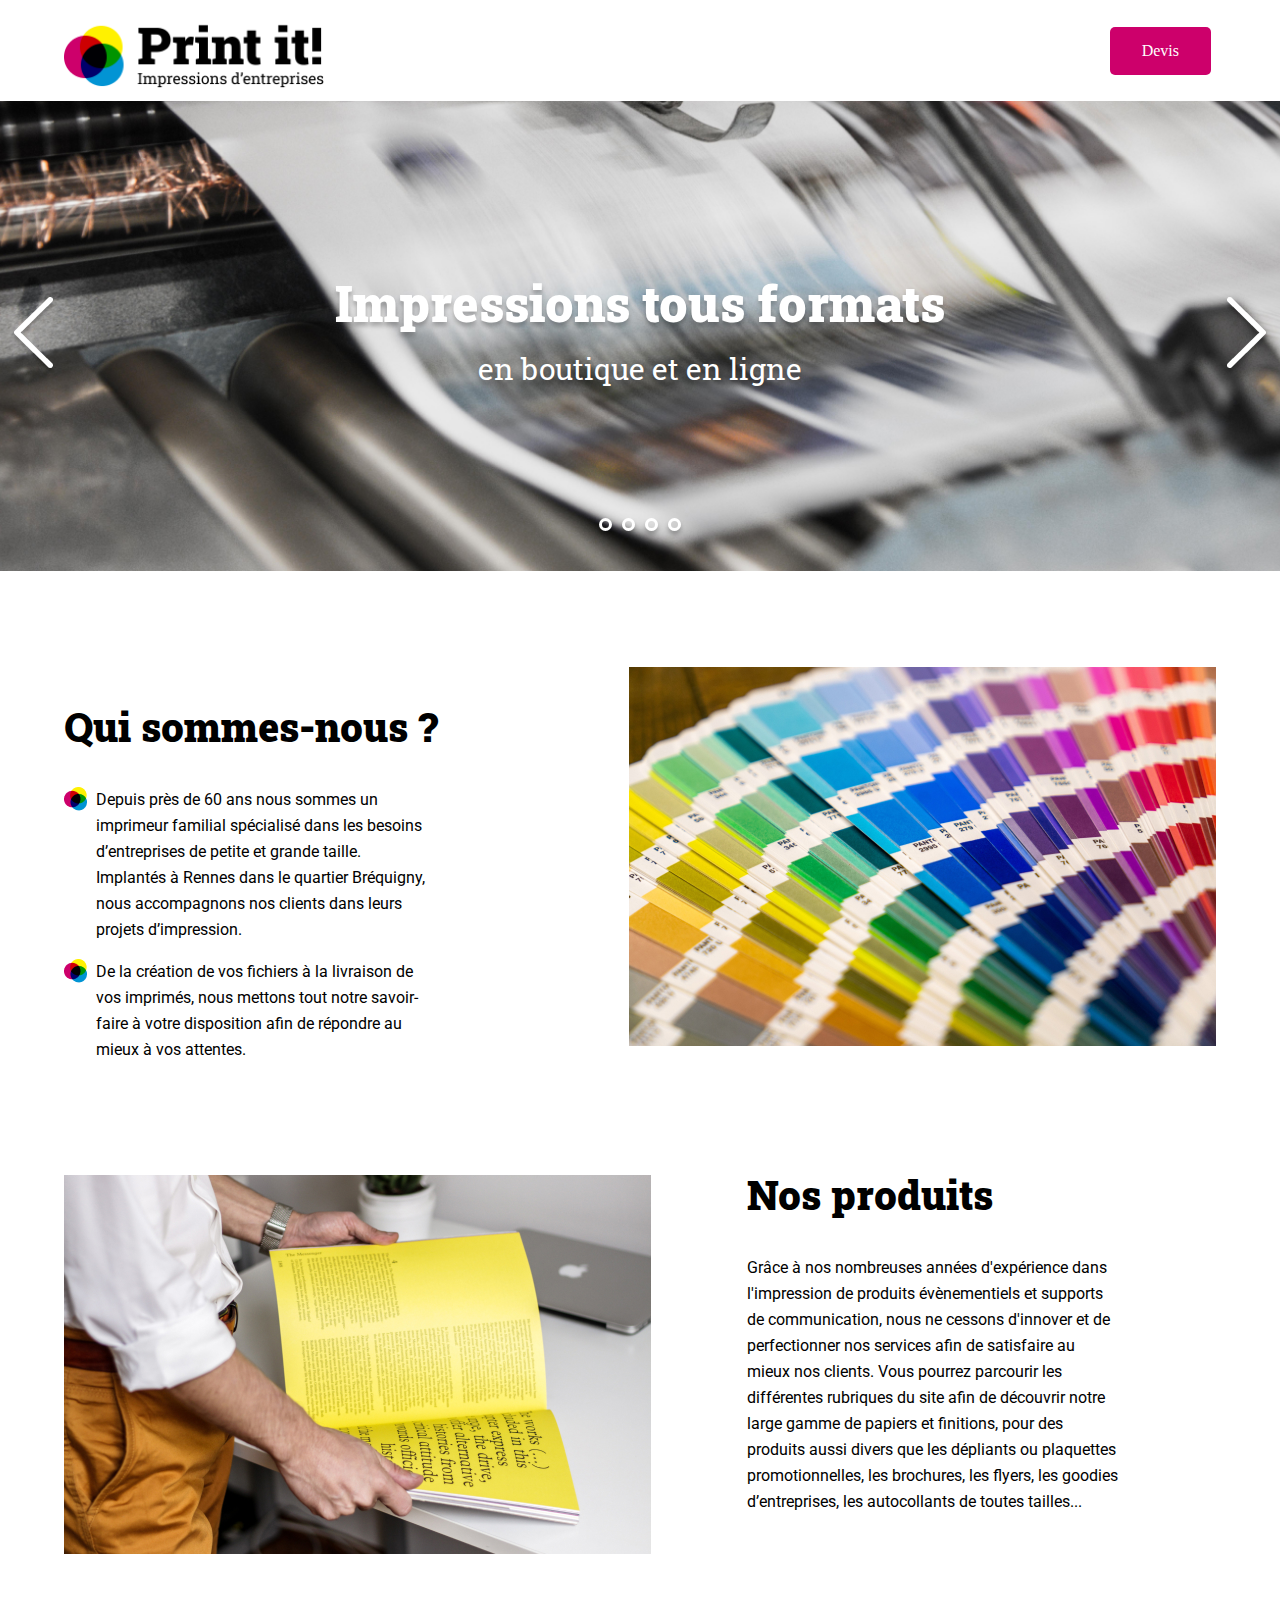
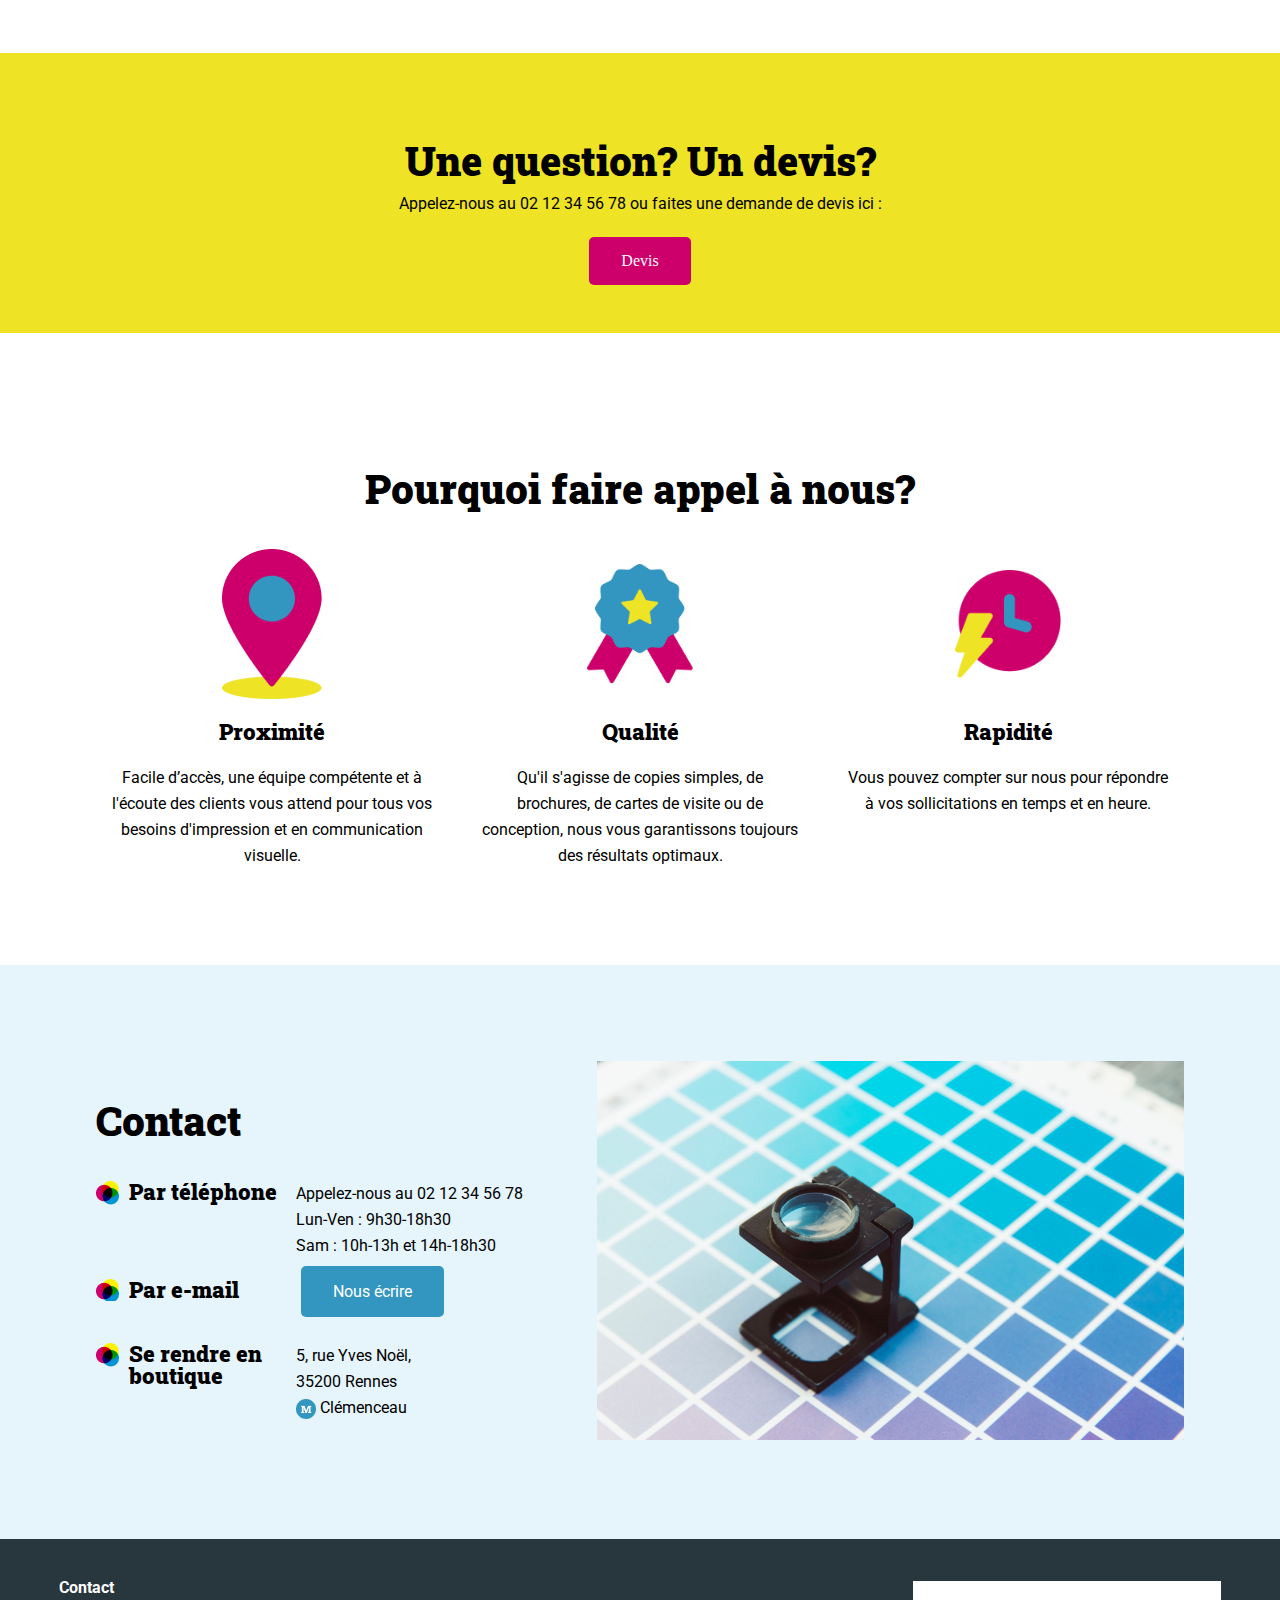
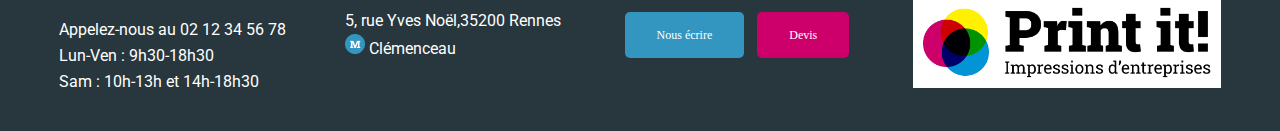
<file: index.html>
<!DOCTYPE html>
<html lang="fr">
<head>
	<meta charset="UTF-8">
	<meta name="viewport" content="width=device-width, initial-scale=1.0">
	<title>Print it ! - Impressions d'entreprise</title>
	<link rel="stylesheet" href="./assets/style.css">
	<link rel="preconnect" href="https://fonts.googleapis.com">
	<link rel="preconnect" href="https://fonts.gstatic.com" crossorigin>
	<link href="https://fonts.googleapis.com/css2?family=Roboto:wght@400;700&family=Roboto+Slab:wght@400;900&display=swap" rel="stylesheet">
</head>
<body>
<header class="container">
	<h1>
		<img class="logo" src="./assets/images/logo.png" alt="Print it ! Impressions d'entreprises" >
	</h1>
	<a class="btn devis" href="mailto:contact@print-it.tld">Devis</a>
</header>
<main>
	
	<div id="banner">
		<img class="banner-img" src="./assets/images/slideshow/slide1.jpg" alt="Banner Print-it">
		<img class="arrow_left arrow" src="./assets/images/arrow_left.png" alt="arrow_left">
		<img class="arrow_right arrow" src="./assets/images/arrow_right.png" alt="arrow_right">
		<p class="banner-tagline">Impressions tous formats <span>en boutique et en ligne</span></p>
	  
	  
		<div class="dots">
			<span class="dot"></span>
			<span class="dot"></span>
			<span class="dot"></span>
			<span class="dot"></span>
			
		</div>
	</div>

	<section id="about-us" class="container">
		<div>
			<h2>Qui sommes-nous ?</h2>
			<ul>
				<li>Depuis près de 60 ans nous sommes un imprimeur familial spécialisé dans les besoins d’entreprises de petite et grande taille. Implantés à Rennes dans le quartier Bréquigny, nous accompagnons nos clients dans leurs projets d’impression.</li>
				<li>De la création de vos fichiers à la livraison de vos imprimés, nous mettons tout notre savoir-faire à votre disposition afin de répondre au mieux à vos attentes.</li>
			</ul>
		</div>
		<aside>
			<img src="./assets/images/colors.jpg" alt="palette multicolore">
		</aside>
	</section>
	<section id="products" class="container">
		<div>
			<h2>Nos produits</h2>
			<p>Grâce à nos nombreuses années d'expérience dans l'impression de produits évènementiels et supports de communication, nous ne cessons d'innover et de perfectionner nos services afin de satisfaire au mieux nos clients. Vous pourrez parcourir les différentes rubriques du site afin de découvrir notre large gamme de papiers et finitions, pour des produits aussi divers que les dépliants ou plaquettes promotionnelles, les brochures, les flyers, les goodies d’entreprises, les autocollants de toutes tailles... </p>
		</div>
		<aside>
			<img src="./assets/images/yellow-book.jpg" alt="Imprimeur avec un livre jaune dans les mains">
		</aside>

	</section>
	<section id="question" class="bg-yellow">
		<h2>Une question? Un devis?</h2>
		<p>Appelez-nous au 02 12 34 56 78 ou faites une demande de devis ici :</p>
		<a href="mailto:contact@print-it.tld" class="btn devis">Devis</a>
	</section>
	<section id="why-us" class="container">
		<h2>Pourquoi faire appel à nous?</h2>
		<div>
			<article>
				<img src="./assets/images/proximity-icon.png" alt="Icone Proximité">
				<h3>Proximité</h3>
				<p>Facile d’accès, une équipe compétente et à l'écoute des clients vous attend pour tous vos besoins d'impression et en communication visuelle.</p>
			</article>
			<article>
				<img src="./assets/images/quality-icon.png" alt="Icone Qualité">
				<h3>Qualité</h3>
				<p>Qu'il s'agisse de copies simples, de brochures, de cartes de visite ou de conception, nous vous garantissons toujours des résultats optimaux.</p>
			</article>
			<article>
				<img src="./assets/images/speedy-icon.png" alt="Rapidité Qualité">
				<h3>Rapidité</h3>
				<p>Vous pouvez compter sur nous pour répondre à vos sollicitations en temps et en heure.</p>
			</article>
		</div>
	</section>
	<section id="contact" class="bg-lightblue">
		<div class="container">
			<div>
				<h2>Contact</h2>
				<div>
					<h3>Par téléphone</h3>
					<ul>
						<li>Appelez-nous au 02 12 34 56 78</li>
						<li>Lun-Ven : 9h30-18h30</li>
						<li>Sam : 10h-13h et 14h-18h30</li>
					</ul>
				</div>
				<div>
					<h3>Par e-mail</h3>
					<p>
						<a href="mailto:contact@print-it.tld" class="btn">Nous écrire</a>
					</p>
				</div>
				<div>
					<h3>Se rendre en boutique</h3>
					<p>5, rue Yves Noël,<br>
						35200 Rennes<br>
						<img class="inline-icon" src="./assets/images/metro.png" alt="metro"/> Clémenceau</p>
				</div>
			</div>
			<div>
				<img src="./assets/images/magnifying-glass.jpg" alt="Loupe avec palette bleue">
			</div>

		</div>
	</section>
</main>
<footer>
	<div>
		<p class="footer-contact">Contact</p>
		<ul>
			<li>Appelez-nous au 02 12 34 56 78</li>
			<li>Lun-Ven : 9h30-18h30</li>
			<li>Sam : 10h-13h et 14h-18h30</li>
		</ul>
	</div>
	<div>
		<p>5, rue Yves Noël,35200 Rennes<br>
			<img src="./assets/images/metro.png" alt="metro"/> Clémenceau</p>
	</div>
	<div>
		<a href="mailto:contact@print-it.tld" class="btn">Nous écrire</a>
		<a href="mailto:contact@print-it.tld?subject=Demande&nbsp;de&nbsp;devis" class="btn devis">Devis</a>
	</div>
	<div>
		<img class="footer-logo" src="./assets/images/logo.png" alt="Print it ! Impressions d'entreprises" >
	</div>
</footer>
<script src="./assets/script.js"></script>
</body>
</html>
</file>
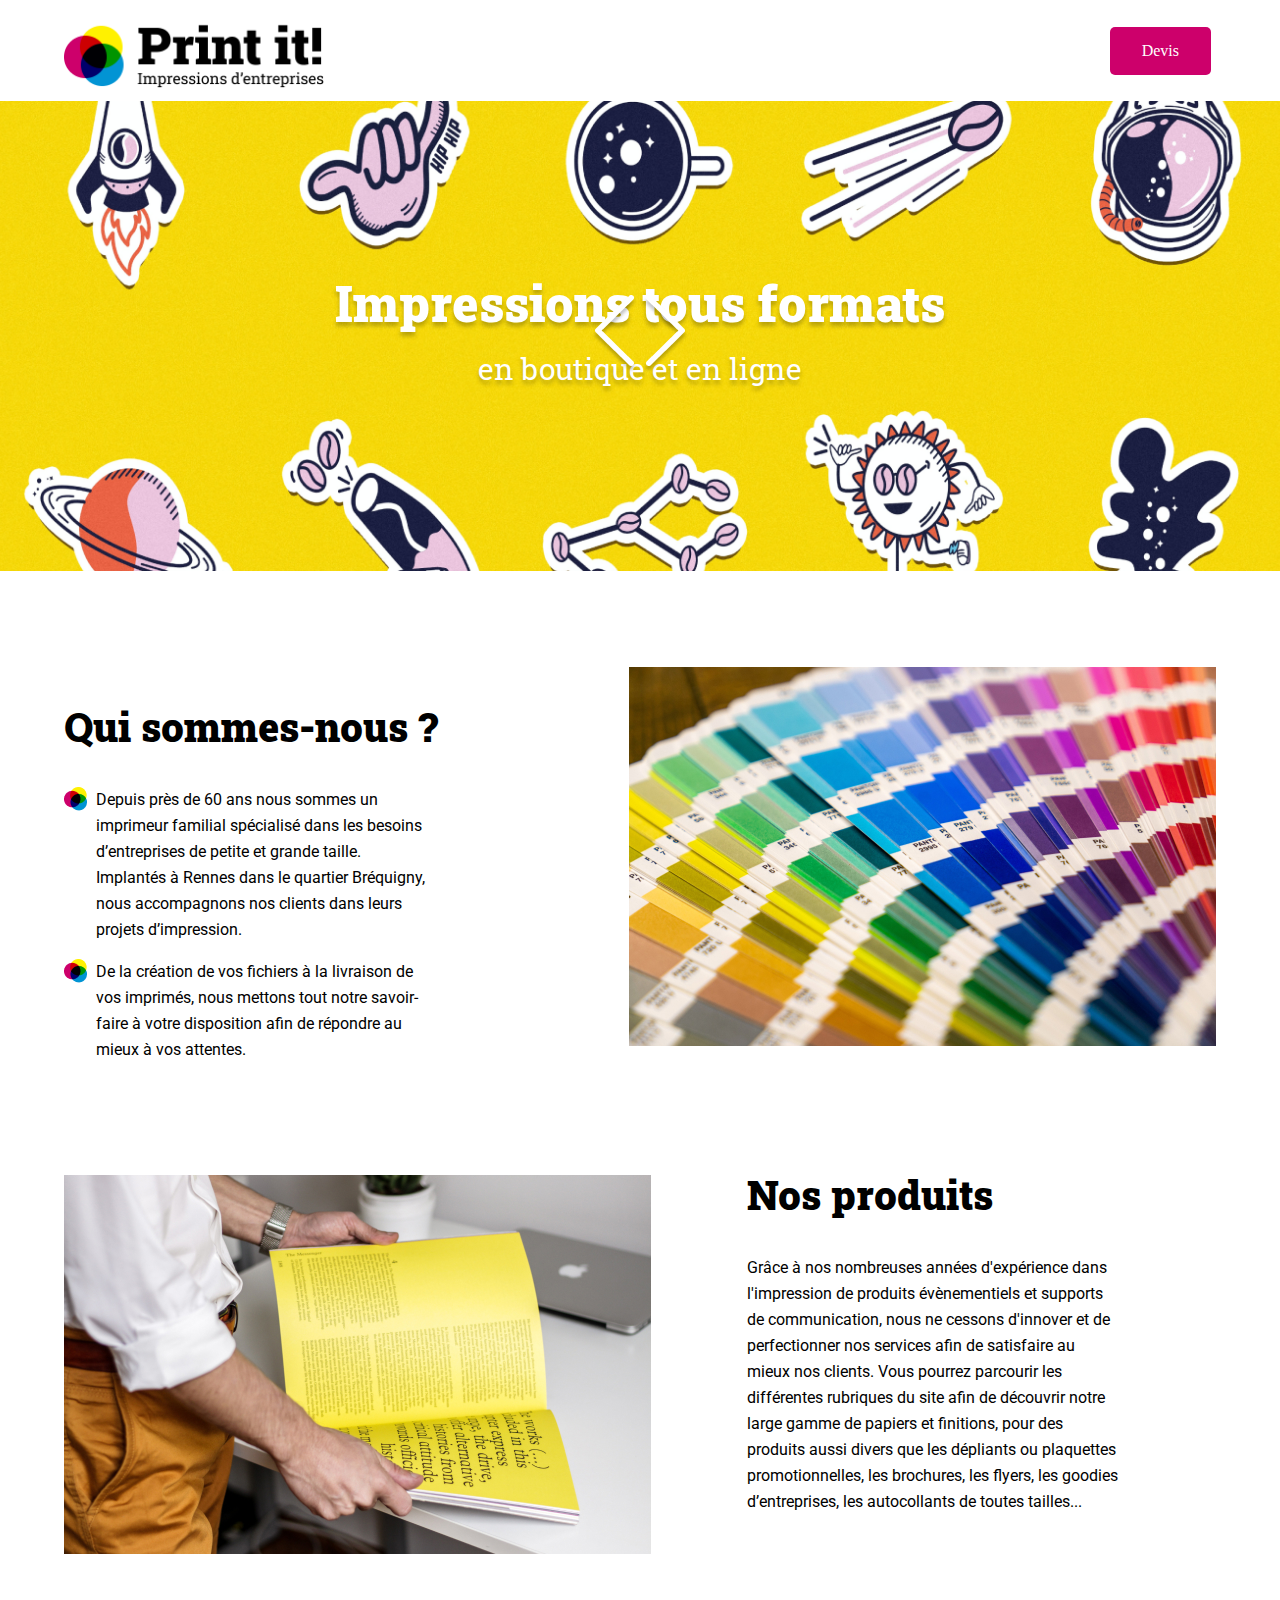
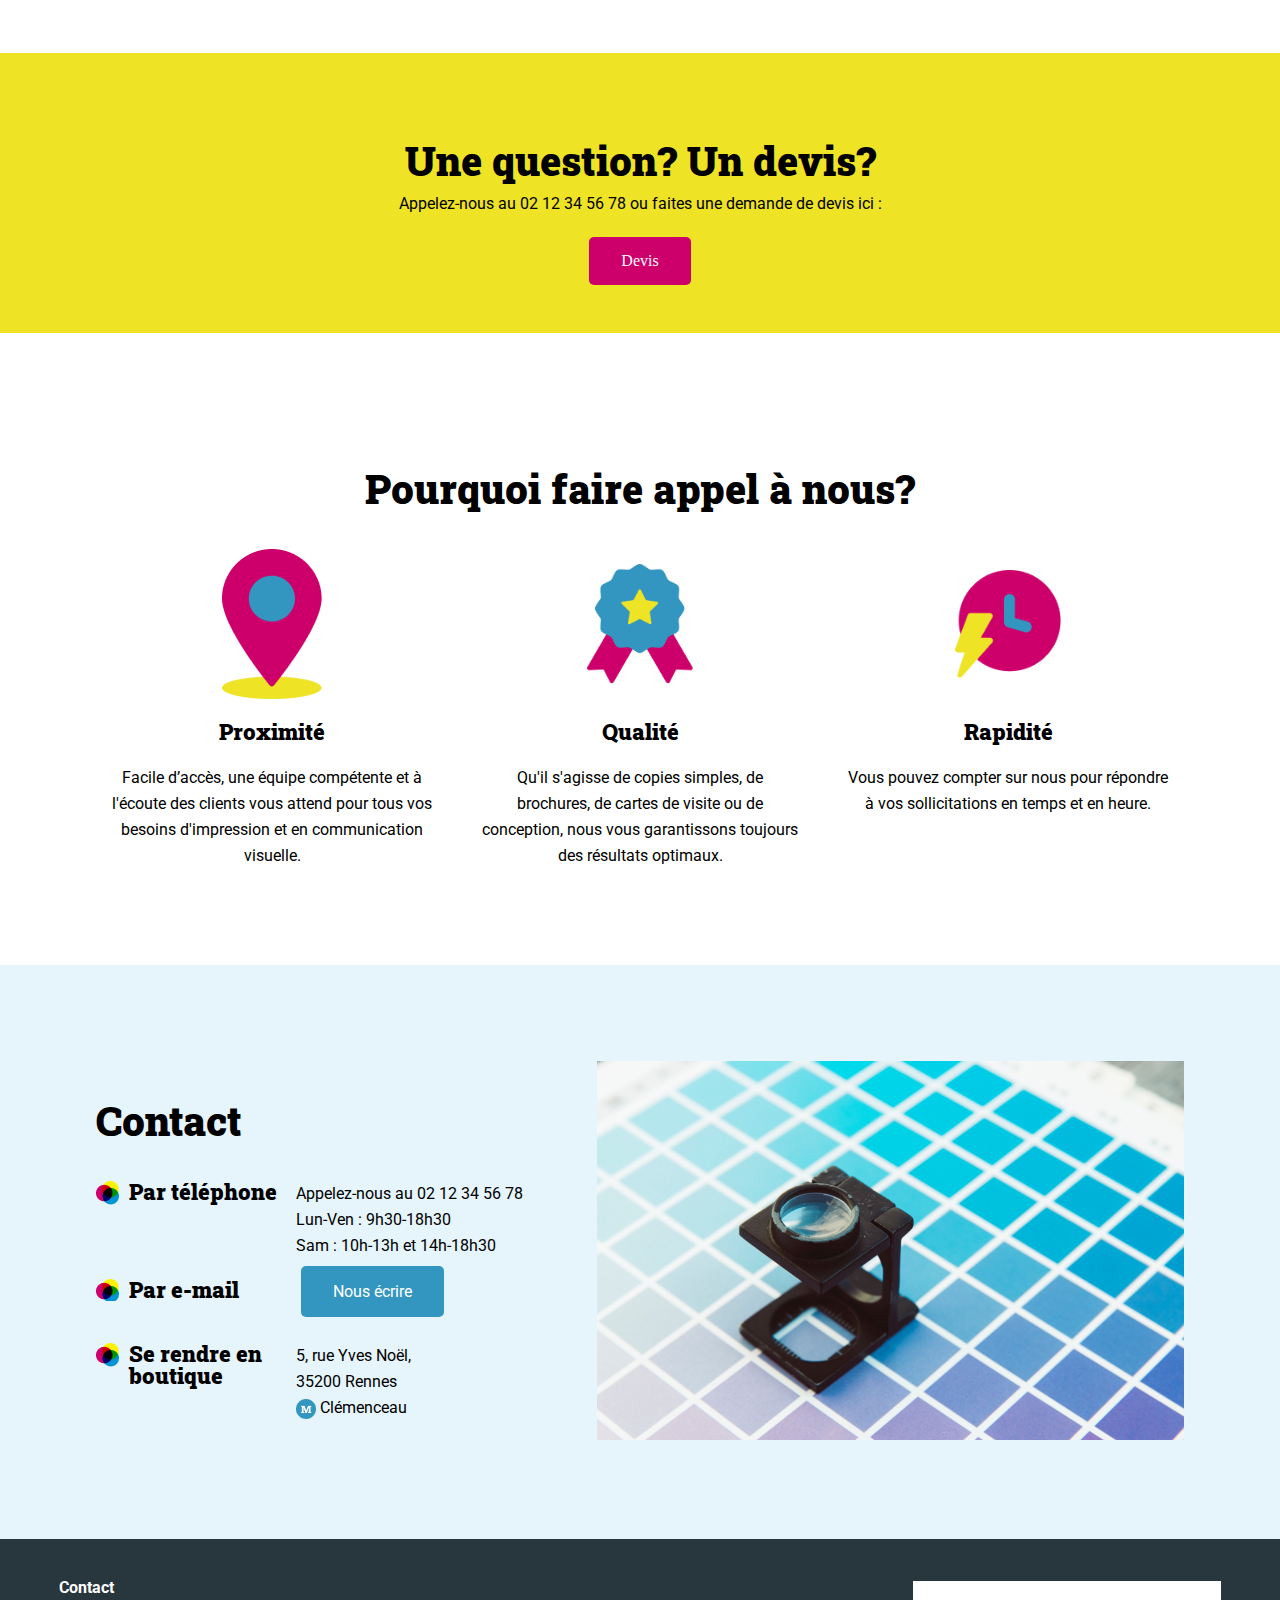
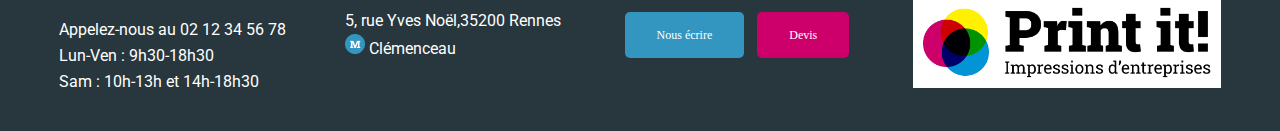
<file: intex.html>
<!DOCTYPE html>
<html lang="fr">
<head>
	<meta charset="UTF-8">
	<meta name="viewport" content="width=device-width, initial-scale=1.0">
	<title>Print it ! - Impressions d'entreprise</title>
	<link rel="stylesheet" href="./assets/style.css">
	<link rel="preconnect" href="https://fonts.googleapis.com">
	<link rel="preconnect" href="https://fonts.gstatic.com" crossorigin>
	<link href="https://fonts.googleapis.com/css2?family=Roboto:wght@400;700&family=Roboto+Slab:wght@400;900&display=swap" rel="stylesheet">
</head>
<body>
<header class="container">
	<h1>
		<img class="logo" src="./assets/images/logo.png" alt="Print it ! Impressions d'entreprises" >
	</h1>
	<a class="btn devis" href="mailto:contact@print-it.tld">Devis</a>
</header>
<main>
	<div id="banner">
		<img class="banner-img" src="./assets/images/slideshow/slide1.jpg" alt="Banner Print-it">
		<img class="banner-img" src="./assets/images/slideshow/slide2.jpg" alt="Banner Print-it">
		<img class="banner-img" src="./assets/images/slideshow/slide3.jpg" alt="Banner Print-it">
		<img class="banner-img" src="./assets/images/slideshow/slide4.png" alt="Banner Print-it">
		<p>Impressions tous formats <span>en boutique et en ligne</span></p>

		<div class="arrow">
			<div class="test">
		<img src="./assets/images/arrow_left.png"  id="arrow_left">
		<img src="./assets/images/arrow_right.png" id="arrow_right">
			</div>
		</div>
		
		<div class="dots">
		</div>
	</div>
	<section id="about-us" class="container">
		<div>
			<h2>Qui sommes-nous ?</h2>
			<ul>
				<li>Depuis près de 60 ans nous sommes un imprimeur familial spécialisé dans les besoins d’entreprises de petite et grande taille. Implantés à Rennes dans le quartier Bréquigny, nous accompagnons nos clients dans leurs projets d’impression.</li>
				<li>De la création de vos fichiers à la livraison de vos imprimés, nous mettons tout notre savoir-faire à votre disposition afin de répondre au mieux à vos attentes.</li>
			</ul>
		</div>
		<aside>
			<img src="./assets/images/colors.jpg" alt="palette multicolore">
		</aside>
	</section>
	<section id="products" class="container">
		<div>
			<h2>Nos produits</h2>
			<p>Grâce à nos nombreuses années d'expérience dans l'impression de produits évènementiels et supports de communication, nous ne cessons d'innover et de perfectionner nos services afin de satisfaire au mieux nos clients. Vous pourrez parcourir les différentes rubriques du site afin de découvrir notre large gamme de papiers et finitions, pour des produits aussi divers que les dépliants ou plaquettes promotionnelles, les brochures, les flyers, les goodies d’entreprises, les autocollants de toutes tailles... </p>
		</div>
		<aside>
			<img src="./assets/images/yellow-book.jpg" alt="Imprimeur avec un livre jaune dans les mains">
		</aside>

	</section>
	<section id="question" class="bg-yellow">
		<h2>Une question? Un devis?</h2>
		<p>Appelez-nous au 02 12 34 56 78 ou faites une demande de devis ici :</p>
		<a href="mailto:contact@print-it.tld" class="btn devis">Devis</a>
	</section>
	<section id="why-us" class="container">
		<h2>Pourquoi faire appel à nous?</h2>
		<div>
			<article>
				<img src="./assets/images/proximity-icon.png" alt="Icone Proximité">
				<h3>Proximité</h3>
				<p>Facile d’accès, une équipe compétente et à l'écoute des clients vous attend pour tous vos besoins d'impression et en communication visuelle.</p>
			</article>
			<article>
				<img src="./assets/images/quality-icon.png" alt="Icone Qualité">
				<h3>Qualité</h3>
				<p>Qu'il s'agisse de copies simples, de brochures, de cartes de visite ou de conception, nous vous garantissons toujours des résultats optimaux.</p>
			</article>
			<article>
				<img src="./assets/images/speedy-icon.png" alt="Rapidité Qualité">
				<h3>Rapidité</h3>
				<p>Vous pouvez compter sur nous pour répondre à vos sollicitations en temps et en heure.</p>
			</article>
		</div>
	</section>
	<section id="contact" class="bg-lightblue">
		<div class="container">
			<div>
				<h2>Contact</h2>
				<div>
					<h3>Par téléphone</h3>
					<ul>
						<li>Appelez-nous au 02 12 34 56 78</li>
						<li>Lun-Ven : 9h30-18h30</li>
						<li>Sam : 10h-13h et 14h-18h30</li>
					</ul>
				</div>
				<div>
					<h3>Par e-mail</h3>
					<p>
						<a href="mailto:contact@print-it.tld" class="btn">Nous écrire</a>
					</p>
				</div>
				<div>
					<h3>Se rendre en boutique</h3>
					<p>5, rue Yves Noël,<br>
						35200 Rennes<br>
						<img class="inline-icon" src="./assets/images/metro.png" alt="metro"/> Clémenceau</p>
				</div>
			</div>
			<div>
				<img src="./assets/images/magnifying-glass.jpg" alt="Loupe avec palette bleue">
			</div>

		</div>
	</section>
</main>
<footer>
	<div>
		<p class="footer-contact">Contact</p>
		<ul>
			<li>Appelez-nous au 02 12 34 56 78</li>
			<li>Lun-Ven : 9h30-18h30</li>
			<li>Sam : 10h-13h et 14h-18h30</li>
		</ul>
	</div>
	<div>
		<p>5, rue Yves Noël,35200 Rennes<br>
			<img src="./assets/images/metro.png" alt="metro"/> Clémenceau</p>
	</div>
	<div>
		<a href="mailto:contact@print-it.tld" class="btn">Nous écrire</a>
		<a href="mailto:contact@print-it.tld?subject=Demande&nbsp;de&nbsp;devis" class="btn devis">Devis</a>
	</div>
	<div>
		<img class="footer-logo" src="./assets/images/logo.png" alt="Print it ! Impressions d'entreprises" >
	</div>
</footer>
<script src="./assets/script.js"></script>
</body>
</html>
</file>
<file: assets/style.css>
/* variables declaration */
:root {
	--primary-color: #3396C0;
	--secondary-color: #CD006B;
	--third-color: #EEE325;
}

/* Reset CSS */
* {
	-webkit-box-sizing: border-box;
	-moz-box-sizing: border-box;
	box-sizing: border-box;
}
html, body, div, span, applet, object, iframe,
h1, h2, h3, h4, h5, h6, p, blockquote, pre,
a, abbr, acronym, address, big, cite, code,
del, dfn, em, img, ins, kbd, q, s, samp,
small, strike, strong, sub, sup, tt, var,
b, u, i, center,
dl, dt, dd, ol, ul, li,
fieldset, form, label, legend,
table, caption, tbody, tfoot, thead, tr, th, td,
article, aside, canvas, details, embed,
figure, figcaption, footer, header, hgroup,
menu, nav, output, ruby, section, summary,
time, mark, audio, video {
	margin: 0;
	padding: 0;
	border: 0;
	font: inherit;
	font-size: 100%;
	vertical-align: baseline;
}
/* HTML5 display-role reset for older browsers */
article, aside, details, figcaption, figure,
footer, header, hgroup, menu, nav, section {
	display: block;
}
body {
	line-height: 1;
}
ol, ul {
	list-style: none;
}
blockquote, q {
	quotes: none;
}
blockquote:before, blockquote:after,
q:before, q:after {
	content: none;
}
table {
	border-collapse: collapse;
	border-spacing: 0;
}
body {

}
section {
	margin-block: 6em;
}
h2 {
	font-family: 'Roboto Slab', sans-serif;
	font-size: 40px;
	font-weight: 900;
	margin-block: 1em;
}
h3{
	font-family: 'Roboto Slab', sans-serif;
	font-size: 22px;
	font-weight: 900;
	margin-block: 1em;
}

p, li {
	font-family: Roboto, sans-serif;
	font-size: 16px;
	line-height: 26px;
}
.container {
	max-width: 1440px;
	margin-inline:auto;
	padding-inline: 5%;
}
header {
	display: flex;
	justify-content: space-between;
	align-items: center;
}
.logo{
	width: 260px;
	margin-block: 10px;
}

.btn {
	background-color: var(--primary-color) ;
	padding: 16px 32px;
	margin-inline:5px;
	border-radius: 5px;
	color: white;
	text-decoration: none;
}
.devis {
	background-color: var(--secondary-color);
}

#banner {
	display: flex;
	flex-direction: column;
	align-items: center;
	justify-content: center;
	width: 100%;
	min-height: 470px;
	position: relative;
	
}
.banner-img {
	position: absolute;
	width: 100%;
	height: 100%;
	z-index: -1;
	object-fit: cover;
	object-position: center;
	
}
/* Code CSS en prévision de l'ajout d'un carousel pour la bannière */
/* Gestion des fleches du carrousel */
#banner .arrow {
	position: absolute;
}
#banner .arrow_left {
	left: 10px;
}
#banner .arrow_right {
	right: 10px;
}
/* Gestion des points du carrousel */
.dots {
	position: absolute;
	bottom: 40px;
	display: flex;
}
.dot {
	margin-inline: 5px;
	width: 13px;
	height: 13px;
	background-color: #ffffff00;
	border: 3px solid #fff;
	border-radius: 100%;
	box-shadow: 0 4px 4px rgba(0, 0, 0, 0.25);;
}
.dot_selected {
	background-color: #fff;
}
/* Fin du code CSS pour le carousel */
#banner p {
	font-family: 'Roboto Slab', sans-serif;
	font-weight: 900;
	font-size: 50px;
	line-height: 66px;
	color: white;
	text-shadow: 0 4px 4px rgba(0, 0, 0, 0.25);
	text-align: center;
}
#banner span {
	display: block;
	font-weight: 400;
	font-size: 30px;
}
#about-us {
	display: flex;
}
#about-us article, #about-us aside {
	flex:1;
}
#about-us li {
	background: url("./images/tricolor-icon.png") no-repeat left top;
	font-size: 16px;
	line-height: 26px;
	padding-left:2em;
	width: 65%;
	margin-bottom: 1em;

}

#products {
	display: flex;
	align-items: flex-start;
	flex-direction: row-reverse;
}
#products div, #products aside {
	flex:1;
}
#products div {
	padding: 0 6em;
}
#products h2 {
	margin-top: 0;
}
.bg-yellow {
	background-color: var(--third-color);
}
#question {
	display: flex;
	flex-direction: column;
	align-items: center;
	padding-block: 3em;
}
#question h2 {
	margin-bottom: 10px;
}
#question p {
	margin-bottom: 20px;
}

#why-us {
	display: flex;
	flex-direction: column;
	text-align: center;
}
#why-us > div{
	display: flex;
	justify-content: space-evenly;
}
#why-us article {
	max-width: 320px;
	display: flex;
	flex-direction: column;
}
#why-us img {
	width: 33%;
	height: 150px;
	text-align: center;
	margin-inline: auto;
	margin-block: 0;
	object-fit: contain;
}

.bg-lightblue{
	background-color: #E6F4FB;
}
#contact {
	margin-bottom: 0;
}
#contact article, #contact div {
	flex:1;
}


#contact .container {
	flex-direction: row;
	display: flex;
	padding: 6em ;
}

#contact .container > div > div {
	display: flex;
	padding-bottom: 20px;
}

#contact h3 {
	margin-top: 0;
	background: url("./images/tricolor-icon.png") no-repeat left top;
	padding-left:1.5em;
	width: 200px;
}
.inline-icon {
	vertical-align: middle;
}
footer {
	background-color: #28363D;
	color: white;
	display: flex;
	padding-block: 3em;
	justify-content: space-evenly;
	font-size: 12px;
	align-items: center;
}
footer div {

	position: relative;
}
.footer-logo {
	background-color: white;
	max-width: 308px;
	padding: 10px;
}
.footer-contact {
	margin-bottom: 1em;
	font-weight: 700;
	font-size: 16px;

}

@media all and (max-width: 1250px) {
	#contact > article {
		flex: 2;
	}
}
</file>
